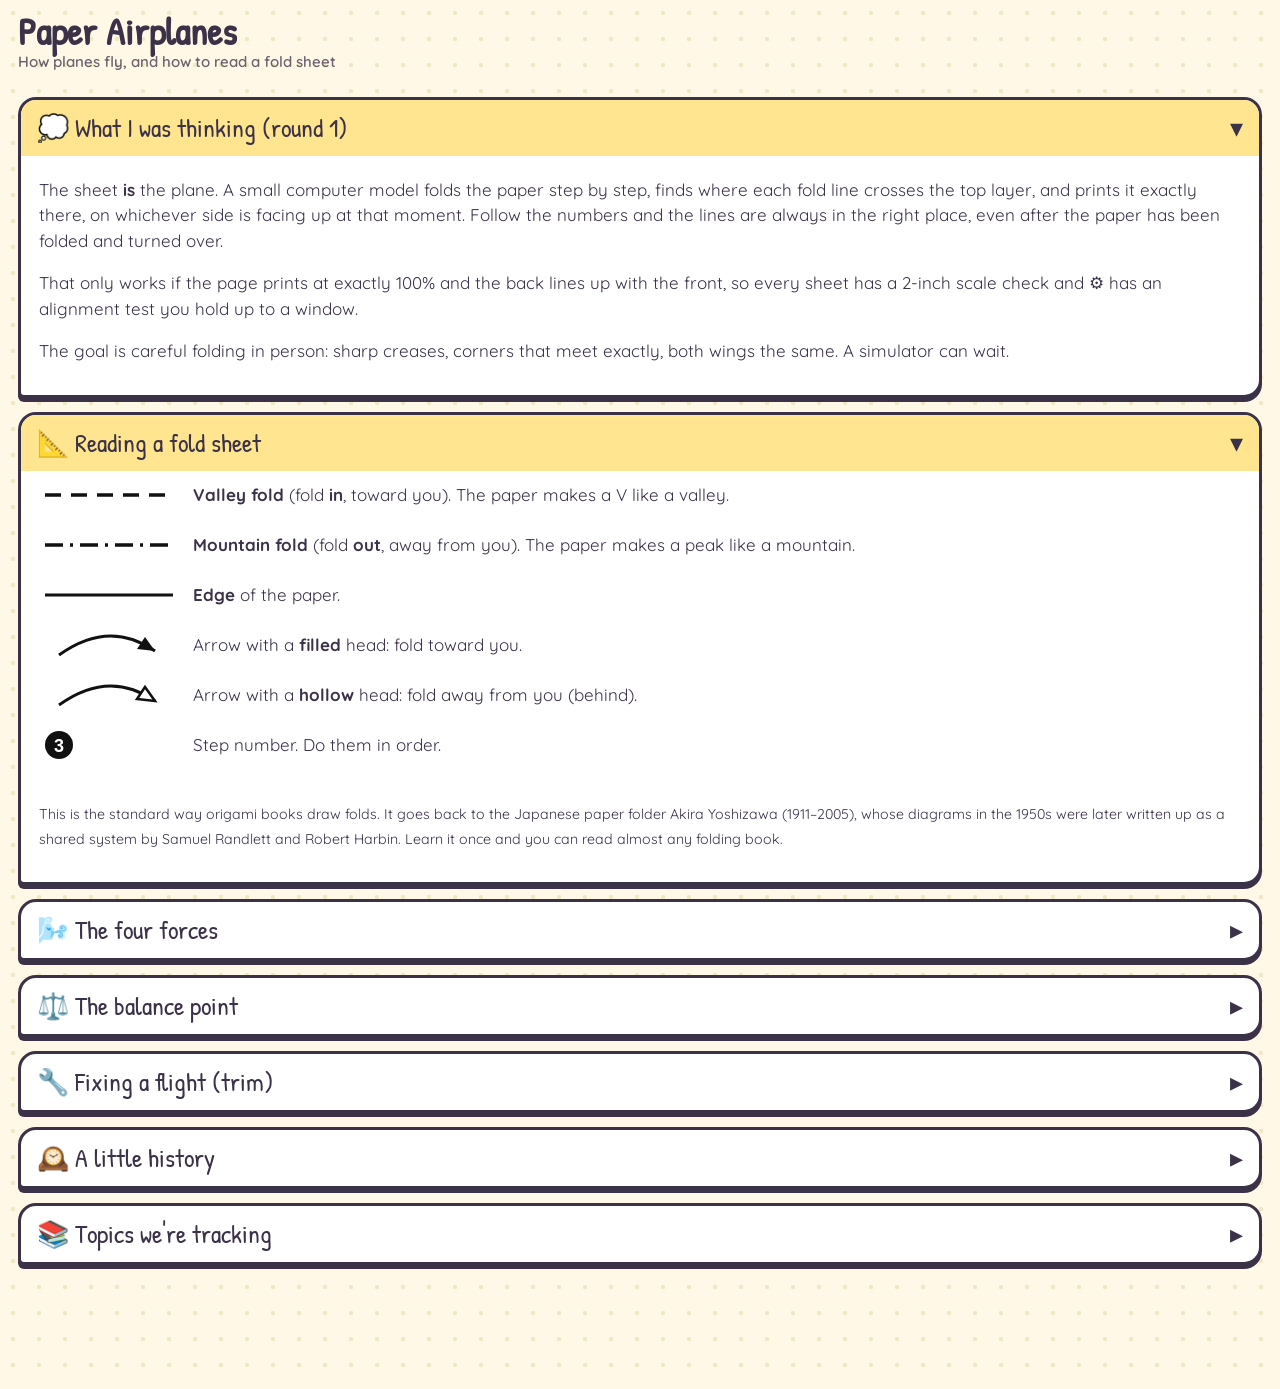
<file: research/index.html>
<!doctype html>
<html lang="en">
<head>
<meta charset="utf-8">
<meta name="viewport" content="width=device-width, initial-scale=1, viewport-fit=cover">
<title>Paper Airplanes Research</title>
<link rel="preconnect" href="https://fonts.googleapis.com">
<link href="https://fonts.googleapis.com/css2?family=Patrick+Hand&family=Quicksand:wght@500;600;700&display=swap" rel="stylesheet">
<link rel="stylesheet" href="../css/app.css">
<style>
  details.p { margin: 14px 0; background: #fff; border: var(--line); border-radius: 18px 18px 18px 6px; box-shadow: var(--pop); }
  details.p > summary { list-style: none; cursor: pointer; font: 26px var(--hand); min-height: 56px; display: flex; align-items: center; gap: 10px; padding: 6px 16px; }
  details.p > summary::-webkit-details-marker { display: none; }
  details.p > summary::after { content: "▸"; margin-left: auto; }
  details.p[open] > summary::after { content: "▾"; }
  details.p[open] > summary { background: var(--sun); border-radius: 15px 15px 0 0; }
  details.p > div { padding: 4px 18px 14px; }
  .legend { display: grid; grid-template-columns: 140px 1fr; gap: 10px 14px; align-items: center; }
  .legend svg { width: 140px; height: 40px; }
  table { border-collapse: collapse; width: 100%; } td, th { text-align: left; padding: 6px 8px; border-bottom: 2px solid #eee4cc; }
  svg.forces { width: 100%; max-width: 520px; height: auto; display: block; margin: 8px auto; }
</style>
</head>
<body>
<header class="top">
  <h1 class="title"><a href="../index.html">Paper Airplanes</a> <small>How planes fly, and how to read a fold sheet</small></h1>
</header>
<main class="wrap">
  <details class="p" open>
    <summary>💭 What I was thinking (round 1)</summary>
    <div>
      <p>The sheet <b>is</b> the plane. A small computer model folds the paper step by step, finds where each fold line crosses the top layer, and prints it exactly there, on whichever side is facing up at that moment. Follow the numbers and the lines are always in the right place, even after the paper has been folded and turned over.</p>
      <p>That only works if the page prints at exactly 100% and the back lines up with the front, so every sheet has a 2-inch scale check and ⚙️ has an alignment test you hold up to a window.</p>
      <p>The goal is careful folding in person: sharp creases, corners that meet exactly, both wings the same. A simulator can wait.</p>
    </div>
  </details>
  <details class="p" open>
    <summary>📐 Reading a fold sheet</summary>
    <div class="legend">
      <svg viewBox="0 0 140 40"><path d="M6 20 H134" stroke="#111" stroke-width="3.6" stroke-dasharray="16 10"/></svg><span><b>Valley fold</b> (fold <b>in</b>, toward you). The paper makes a V like a valley.</span>
      <svg viewBox="0 0 140 40"><path d="M6 20 H134" stroke="#111" stroke-width="3.6" stroke-dasharray="18 7 3 7"/></svg><span><b>Mountain fold</b> (fold <b>out</b>, away from you). The paper makes a peak like a mountain.</span>
      <svg viewBox="0 0 140 40"><path d="M6 20 H134" stroke="#111" stroke-width="3"/></svg><span><b>Edge</b> of the paper.</span>
      <svg viewBox="0 0 140 40"><path d="M20 30 Q70 -6 116 26" fill="none" stroke="#111" stroke-width="3"/><path d="M116 26 l-18 -2 l8 -12 Z" fill="#111"/></svg><span>Arrow with a <b>filled</b> head: fold toward you.</span>
      <svg viewBox="0 0 140 40"><path d="M20 30 Q70 -6 116 26" fill="none" stroke="#111" stroke-width="3"/><path d="M116 26 l-18 -2 l8 -12 Z" fill="#fff" stroke="#111" stroke-width="2.5"/></svg><span>Arrow with a <b>hollow</b> head: fold away from you (behind).</span>
      <svg viewBox="0 0 140 40"><circle cx="20" cy="20" r="14" fill="#111"/><text x="20" y="27" text-anchor="middle" fill="#fff" font-family="Arial" font-weight="700" font-size="18">3</text></svg><span>Step number. Do them in order.</span>
    </div>
    <div><p><small>This is the standard way origami books draw folds. It goes back to the Japanese paper folder Akira Yoshizawa (1911–2005), whose diagrams in the 1950s were later written up as a shared system by Samuel Randlett and Robert Harbin. Learn it once and you can read almost any folding book.</small></p></div>
  </details>
  <details class="p">
    <summary>🌬️ The four forces</summary>
    <div>
      <svg class="forces" viewBox="0 0 520 260"><path d="M120 140 L380 120 L400 130 L380 140 L130 150 Z" fill="#fff" stroke="#111" stroke-width="3"/>
        <path d="M260 120 V40" stroke="#111" stroke-width="4"/><path d="M260 32 l-10 16 h20 Z"/><text x="272" y="56" font-family="Arial" font-size="18">lift</text>
        <path d="M260 150 V225" stroke="#111" stroke-width="4"/><path d="M260 234 l-10 -16 h20 Z"/><text x="272" y="222" font-family="Arial" font-size="18">weight</text>
        <path d="M410 128 H490" stroke="#111" stroke-width="4"/><path d="M500 128 l-16 -10 v20 Z"/><text x="430" y="112" font-family="Arial" font-size="18">thrust (your throw)</text>
        <path d="M110 145 H30" stroke="#111" stroke-width="4"/><path d="M20 145 l16 -10 v20 Z"/><text x="30" y="178" font-family="Arial" font-size="18">drag</text></svg>
      <p><b>Lift</b> holds the plane up: the wing is tilted a little nose-up, so it pushes air down and the air pushes the wing up. Big wings push on more air, which is why the wide-wing glider floats.</p>
      <p><b>Weight</b> pulls it down. <b>Thrust</b> is your throw; a paper plane has no engine, so after the throw it is always slowly coming down: gliding. <b>Drag</b> is the air rubbing and pushing back; sharp creases and a pointy nose make less of it.</p>
    </div>
  </details>
  <details class="p">
    <summary>⚖️ The balance point</summary>
    <div>
      <p>Balance the plane on one fingertip under the body. It should balance a little in front of the middle of the wings. That's why so many folds stack paper at the nose.</p>
      <p>Too far back: the nose pops up, it stalls and drops. Too far forward: it dives. A paper clip on the nose moves the balance forward.</p>
    </div>
  </details>
  <details class="p">
    <summary>🔧 Fixing a flight (trim)</summary>
    <div>
      <table><tr><th>It…</th><th>Try</th></tr>
        <tr><td>dives into the floor</td><td>bend the back edges of both wings up a little</td></tr>
        <tr><td>climbs, stops, drops (stall)</td><td>bend the back edges down a little, or throw softer</td></tr>
        <tr><td>turns left</td><td>bend the back edge of the left wing down a little, or the right one up</td></tr>
        <tr><td>turns right</td><td>the opposite</td></tr>
        <tr><td>wobbles and rolls</td><td>tilt both wings up into a slight V (that's called dihedral)</td></tr>
        <tr><td>comes apart</td><td>press every crease again with a fingernail; check both wings match</td></tr>
      </table>
    </div>
  </details>
  <details class="p">
    <summary>🕰️ A little history</summary>
    <div>
      <p><b>Leonardo da Vinci</b> (1452–1519) filled notebooks with drawings of flying machines and of birds' wings. None of his machines flew, but he studied how air moves.</p>
      <p><b>George Cayley</b> (1773–1857), an English engineer, was the first to describe the forces on a wing: lift, weight, drag and thrust. In 1853 his glider carried a person across a small valley.</p>
      <p><b>Wilbur and Orville Wright</b> tested gliders on the sand dunes at Kitty Hawk from 1900 to 1902, learning to balance and steer before they added an engine in 1903. Folding and throwing a paper glider is the same kind of testing.</p>
    </div>
  </details>
  <details class="p">
    <summary>📚 Topics we're tracking</summary>
    <div><p>The full list is in <code>research/topics.md</code>: paper weight and grain, crease precision, and (much later, if wanted) a simple glide simulator.</p></div>
  </details>
</main>
</body>
</html>
</file>
<file: css/app.css>
/* Shared look (borrowed from Felix Maze): pastel paper, bold ink outlines, offset shadows, big touch targets. */
:root {
  --paper: #fff8e7;
  --dot: #f3e6c4;
  --ink: #3b3248;
  --mint: #c8f0e0;
  --mint-dark: #3fae84;
  --peach: #ffd8b8;
  --coral: #ff9e8a;
  --coral-dark: #e0604a;
  --lavender: #e3d7ff;
  --sun: #ffe58f;
  --sky: #cfe8ff;
  --line: 3px solid var(--ink);
  --pop: 0 4px 0 var(--ink);
  --ui: "Quicksand", system-ui, -apple-system, "Segoe UI", sans-serif;
  --hand: "Patrick Hand", "Comic Sans MS", "Chalkboard SE", cursive;
}
* { box-sizing: border-box; }
[hidden] { display: none !important; }
html, body { margin: 0; }
body {
  min-height: 100dvh; color: var(--ink); font: 17px/1.5 var(--ui);
  background-color: var(--paper);
  background-image: radial-gradient(var(--dot) 2px, transparent 2.5px);
  background-size: 26px 26px;
}
a { color: var(--coral-dark); font-weight: 700; }

/* ---------- header ---------- */
.top { display: flex; align-items: center; gap: 12px; padding: 12px 18px; flex-wrap: wrap; }
.title { font: 38px/1.05 var(--hand); margin: 0 auto 0 0; }
.title a { color: inherit; text-decoration: none; }
.title small { display: block; font: 600 15px var(--ui); opacity: .75; }
.chip {
  display: inline-flex; align-items: center; gap: 6px; background: #fff; border: var(--line); border-radius: 999px;
  padding: 3px 12px; font-weight: 700; box-shadow: var(--pop); font-size: 15px; white-space: nowrap;
}
.chip.sun { background: var(--sun); }
.chip.mint { background: var(--mint); }

/* ---------- buttons ---------- */
.btn {
  display: inline-flex; align-items: center; justify-content: center; gap: 8px;
  min-height: 52px; padding: 8px 18px; font: 700 18px var(--ui); color: var(--ink); text-decoration: none;
  background: #fff; border: var(--line); border-radius: 16px; box-shadow: var(--pop); cursor: pointer;
}
.btn:active { transform: translateY(3px); box-shadow: 0 1px 0 var(--ink); }
.btn.on { background: var(--sun); }
.btn.go { background: var(--coral); }
.btn.mint { background: var(--mint); }
.btn.planes { background: #ffb3ad; }      /* pastel red: print the planes */
.btn.instr { background: var(--sky); }      /* pastel blue: print the steps / instructions */
/* ⚙️ groups: collapsible, header always visible */
.dg { border: 2.5px solid var(--ink); border-radius: 14px; margin: 8px 0; background: #fff; }
.dg > summary { list-style: none; cursor: pointer; min-height: 48px; display: flex; align-items: center; gap: 8px; padding: 4px 12px; font-weight: 700; font-size: 17px; }
.dg > summary::-webkit-details-marker { display: none; }
.dg > summary::after { content: "▸"; margin-left: auto; }
.dg[open] > summary::after { content: "▾"; }
.dg[open] > summary { background: var(--sun); border-radius: 11px 11px 0 0; }
.dgBody { padding: 4px 12px 10px; }
.dgBody h3 { font-size: 15px; margin: 10px 0 4px; }
.v3d { width: 100%; height: auto; display: block; background: #f4efe2; border: 2.5px solid var(--ink); border-radius: 14px; touch-action: none; cursor: grab; }
.v3dRow { flex-wrap: wrap; align-items: center; gap: 8px; margin-top: 8px; }
.v3dRow input[type=range] { flex: 1; min-width: 140px; min-height: 44px; }
.v3dOpenL { display: flex; align-items: center; gap: 8px; flex: 1; font-weight: 700; }
.btn:disabled { opacity: .45; cursor: default; }
.row { display: flex; flex-wrap: wrap; gap: 10px; align-items: center; }
.wrap { padding: 0 18px 110px; max-width: 1280px; margin: 0 auto; }

/* ---------- home tiles ---------- */
.tiles { display: grid; grid-template-columns: repeat(auto-fit, minmax(230px, 1fr)); gap: 18px; }
.tile {
  display: flex; flex-direction: column; justify-content: flex-end; gap: 4px; min-height: 180px; padding: 18px;
  border: var(--line); border-radius: 26px 26px 26px 8px; box-shadow: 0 6px 0 var(--ink); text-decoration: none; color: var(--ink);
}
.tile:active { transform: translateY(4px); box-shadow: 0 2px 0 var(--ink); }
.tile b { font: 34px/1 var(--hand); font-weight: 400; }
.tile span { font-size: 15px; font-weight: 600; opacity: .8; }
.tile .big { font-size: 52px; line-height: 1; margin-bottom: auto; }

/* ---------- sheet frames ---------- */
.paper {
  background: #fff; border: var(--line); border-radius: 18px 18px 18px 6px; box-shadow: 0 6px 0 var(--ink); padding: 10px;
}
.paper svg { display: block; width: 100%; height: auto; }
.fit { max-width: min(100%, calc((100dvh - 110px) * 11 / 8.5)); margin: 0 auto; }

/* ---------- library (cards with filters, after the Detail Library) ---------- */
.search {
  width: 100%; min-height: 56px; padding: 10px 16px; font: 600 19px var(--ui); color: var(--ink);
  border: var(--line); border-radius: 16px; box-shadow: var(--pop); background: #fff;
}
.filters { display: flex; flex-direction: column; gap: 8px; margin: 14px 0; }
.filters .group { display: flex; flex-wrap: wrap; gap: 8px; align-items: center; }
.filters .group > b { font: 22px var(--hand); font-weight: 400; min-width: 72px; }
.tag {
  min-height: 44px; padding: 4px 14px; font: 700 15px var(--ui); color: var(--ink); background: #fff;
  border: 2.5px solid var(--ink); border-radius: 999px; cursor: pointer;
}
.tag.on { background: var(--sun); box-shadow: 0 3px 0 var(--ink); }
.cards { display: grid; grid-template-columns: repeat(auto-fill, minmax(250px, 1fr)); gap: 18px; }
.card {
  display: flex; flex-direction: column; gap: 6px; padding: 10px; background: #fff; color: var(--ink); text-decoration: none;
  border: var(--line); border-radius: 20px 20px 20px 6px; box-shadow: var(--pop);
}
.card img, .card .ph { width: 100%; aspect-ratio: 8.5 / 11; object-fit: contain; border-radius: 10px; background: #fff; border: 2px solid #eee4cc; }
.card b { font: 22px/1.1 var(--hand); font-weight: 400; }
.card .meta { display: flex; flex-wrap: wrap; gap: 6px; font-size: 13px; font-weight: 700; }
.card .meta span { background: var(--mint); border: 2px solid var(--ink); border-radius: 8px; padding: 0 7px; }
.card .meta span.t { background: var(--peach); }
.card .meta span.s { background: var(--lavender); }
.count { font-weight: 700; margin: 4px 0 10px; }

.step { font: 26px var(--hand); margin: 22px 0 8px; }
.note { background: var(--sun); border: 2.5px dashed var(--ink); border-radius: 14px; padding: 8px 12px; margin: 10px 0; }
.field { min-height: 52px; padding: 6px 12px; font: 600 18px var(--ui); color: var(--ink); border: var(--line); border-radius: 14px; background: #fff; }

/* ---------- gear + drawer + errors ---------- */
.gear {
  position: fixed; right: 18px; bottom: 18px; width: 64px; height: 64px; border-radius: 50%; z-index: 30;
  background: var(--sun); border: var(--line); box-shadow: var(--pop); font-size: 30px; cursor: pointer;
}
.drawer {
  position: fixed; right: 18px; bottom: 96px; width: min(360px, calc(100vw - 36px)); max-height: calc(100dvh - 120px); overflow: auto; z-index: 30;
  background: #fff; border: var(--line); border-radius: 20px; box-shadow: 0 6px 0 var(--ink); padding: 14px 16px;
}
.drawer h2 { font: 26px var(--hand); margin: 0 0 6px; }
.drawer h3 { font: 20px var(--hand); margin: 12px 0 4px; }
.drawer label { display: flex; align-items: center; gap: 10px; min-height: 48px; font-weight: 700; }
.drawer input[type=checkbox] { width: 26px; height: 26px; accent-color: var(--coral-dark); }
.drawer ul { margin: 4px 0 0; padding-left: 20px; }
.drawer li { margin: 6px 0; }
.drawer img { width: 100%; border: 2px solid var(--ink); border-radius: 10px; }
.errors {
  position: fixed; left: 18px; right: 96px; bottom: 18px; max-height: 30vh; overflow: auto; z-index: 25; margin: 0;
  background: #fff0ee; border: var(--line); border-radius: 16px; padding: 8px 14px; font: 14px monospace; white-space: pre-wrap;
}

@media (max-width: 640px) {
  .title { font-size: 30px; }
  .tile { min-height: 140px; }
}

/* ---------- settings drawer tables and notes (⚙️) ---------- */
.aln { width: 100%; border-collapse: collapse; font-size: 14px; }
.aln th, .aln td { text-align: left; padding: 4px 2px; }
.aln input { width: 100%; min-width: 0; padding: 6px; }
.notes { list-style: none; padding: 0; margin: 8px 0 0; font-size: 14px; }
.notes li { border-top: 2px solid #eee4cc; padding: 6px 0; }
.small { font-size: 14px; }
.vrow { margin: 10px 0; }
.vrow .row { flex-wrap: wrap; }

/* ---------- printing: only the sheets, one per Letter portrait page ---------- */
.printOnly { display: none; }
@page { size: letter portrait; margin: 0; }
@media print {
  html, body { margin: 0; padding: 0; background: #fff; }
  .printOnly { display: block; }
  .rot180 svg { transform: rotate(180deg); }
  .noprint, .gear, .drawer, .errors, .top { display: none !important; }
  body > *:not(#printArea) { display: none !important; }   /* print the sheets only: no steps, no menus */
  .wrap { padding: 0; max-width: none; }
  .print-sheet { width: 8.5in; height: 11in; margin: 0; padding: 0; page-break-after: always; break-after: page; overflow: hidden; }
  .print-sheet:last-child { page-break-after: auto; break-after: auto; }
  .print-sheet svg { width: 8.5in; height: 11in; display: block; }
  .paper { border: 0; box-shadow: none; padding: 0; border-radius: 0; }
  .fit { max-width: none; margin: 0; }
}
/* ---------- shared page bits ---------- */
.paper svg { background: #fff; }
.fit { max-width: min(100%, calc((100dvh - 120px) * 8.5 / 11)); }
.faces { display: flex; gap: 8px; flex-wrap: wrap; }
.faces .btn { font-size: 26px; min-width: 64px; }
.cards .flag { position: absolute; top: 8px; right: 8px; font-size: 24px; }
.cards .card { position: relative; }
.pick label { display: inline-flex; align-items: center; gap: 8px; min-height: 48px; font-weight: 700; margin-right: 14px; }
.pick input { width: 24px; height: 24px; accent-color: var(--coral-dark); }
</file>
